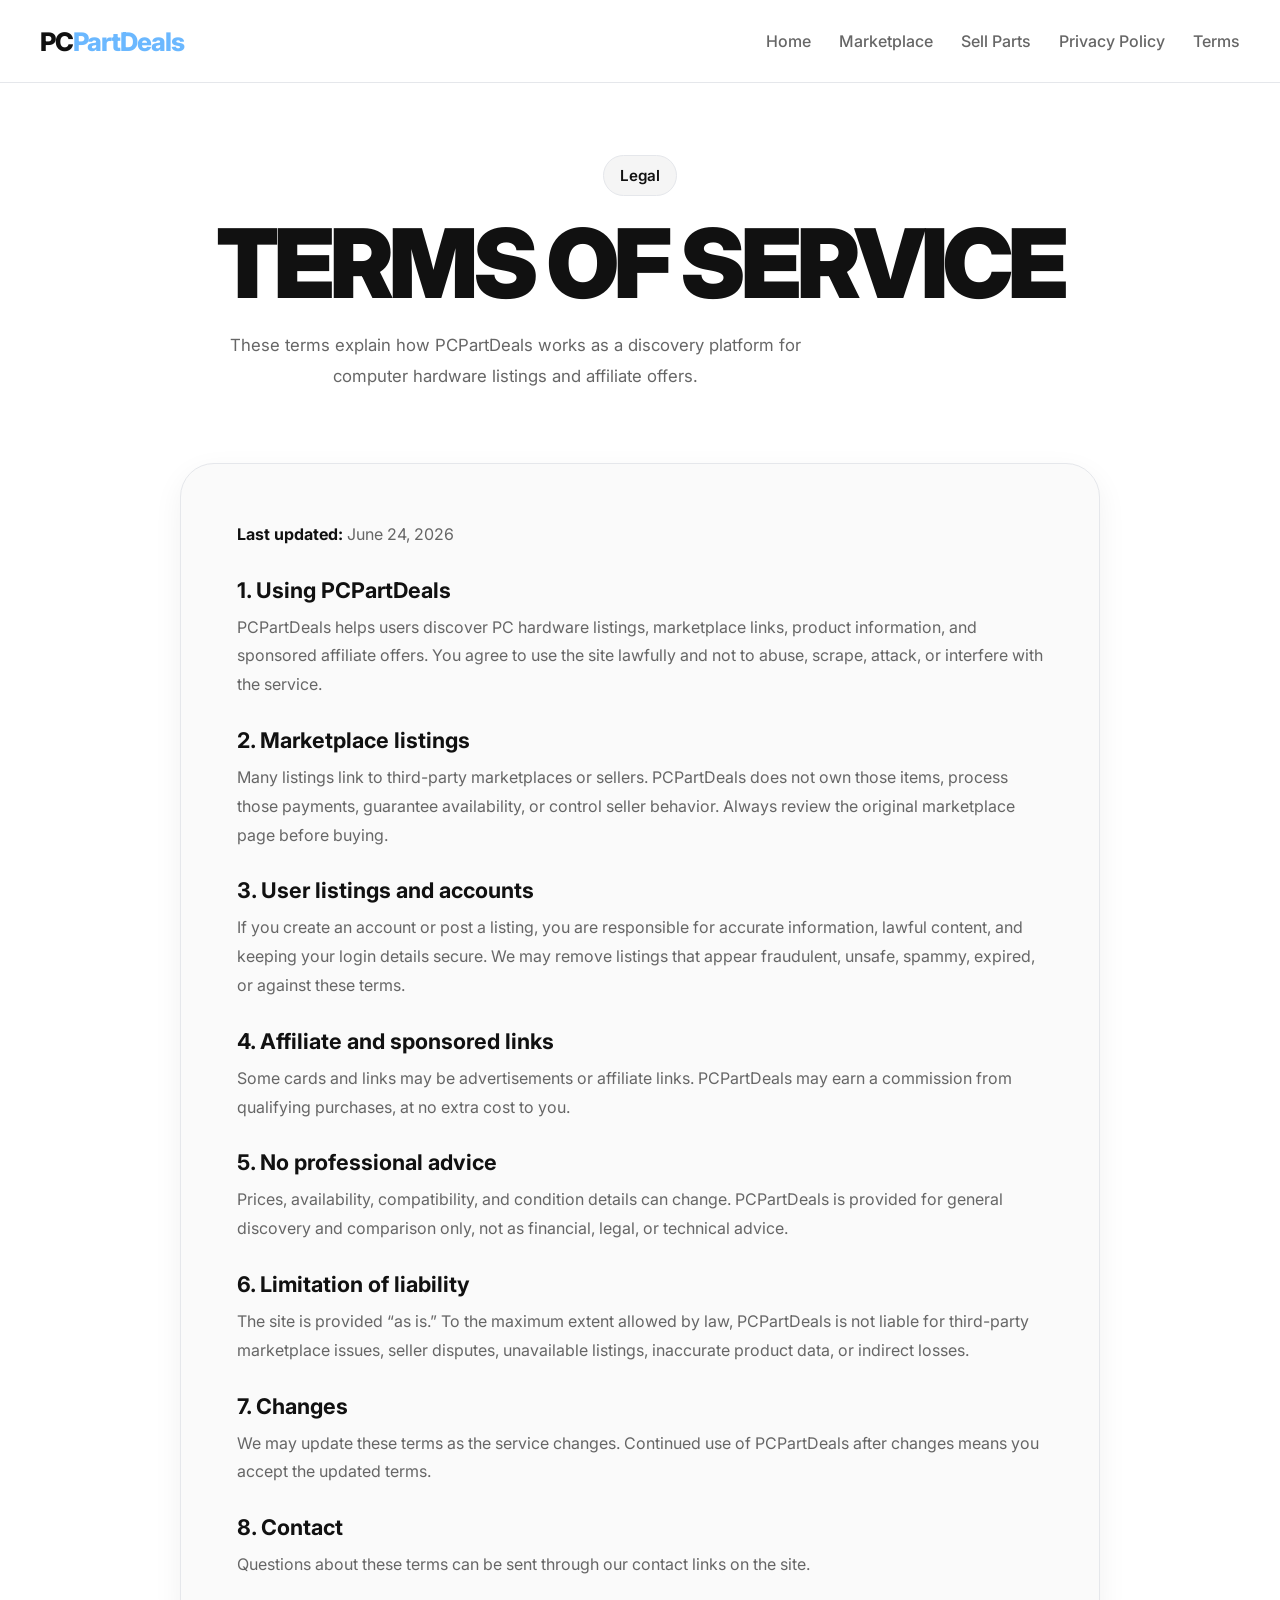
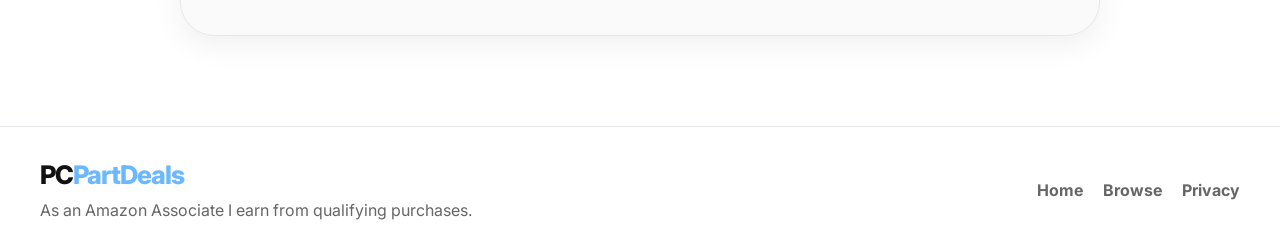
<file: terms-of-service.html>
<!DOCTYPE html>
<html lang="en">
<head>
  <meta charset="UTF-8" />
  <meta name="viewport" content="width=device-width, initial-scale=1.0" />
  <title>Terms of Service | PCPartDeals</title>
  <link rel="stylesheet" href="style.css" />
  <link rel="preconnect" href="https://fonts.googleapis.com">
  <link rel="preconnect" href="https://fonts.gstatic.com" crossorigin>
  <link href="https://fonts.googleapis.com/css2?family=Inter:wght@400;500;600;700;800;900&display=swap" rel="stylesheet">
  <link rel="icon" type="image/x-icon" href="https://pcpartdeals.eu/images/favicon.ico" />
</head>
<body>
  <header class="header">
    <div class="container nav-container">
      <a href="https://pcpartdeals.eu/" class="logo">PC<span>PartDeals</span></a>
      <nav class="nav" id="navMenu">
        <a href="https://pcpartdeals.eu/">Home</a>
        <a href="https://pcpartdeals.eu/browse">Marketplace</a>
        <a href="https://pcpartdeals.eu/post-listing">Sell Parts</a>
        <a href="https://pcpartdeals.eu/privacy-policy">Privacy Policy</a>
        <a href="https://pcpartdeals.eu/terms-of-service">Terms</a>
      </nav>
      <button class="hamburger" id="hamburgerBtn" aria-label="Open menu"><span></span><span></span><span></span></button>
    </div>
  </header>

  <main class="terms-page">
    <section class="hero">
      <div class="container">
        <div class="hero-content terms-hero">
          <div class="tag">Legal</div>
          <h1>Terms of Service</h1>
          <p>These terms explain how PCPartDeals works as a discovery platform for computer hardware listings and affiliate offers.</p>
        </div>
      </div>
    </section>

    <section class="features terms-section">
      <div class="container terms-card">
        <p><strong>Last updated:</strong> June 24, 2026</p>
        <h2>1. Using PCPartDeals</h2>
        <p>PCPartDeals helps users discover PC hardware listings, marketplace links, product information, and sponsored affiliate offers. You agree to use the site lawfully and not to abuse, scrape, attack, or interfere with the service.</p>
        <h2>2. Marketplace listings</h2>
        <p>Many listings link to third-party marketplaces or sellers. PCPartDeals does not own those items, process those payments, guarantee availability, or control seller behavior. Always review the original marketplace page before buying.</p>
        <h2>3. User listings and accounts</h2>
        <p>If you create an account or post a listing, you are responsible for accurate information, lawful content, and keeping your login details secure. We may remove listings that appear fraudulent, unsafe, spammy, expired, or against these terms.</p>
        <h2>4. Affiliate and sponsored links</h2>
        <p>Some cards and links may be advertisements or affiliate links. PCPartDeals may earn a commission from qualifying purchases, at no extra cost to you.</p>
        <h2>5. No professional advice</h2>
        <p>Prices, availability, compatibility, and condition details can change. PCPartDeals is provided for general discovery and comparison only, not as financial, legal, or technical advice.</p>
        <h2>6. Limitation of liability</h2>
        <p>The site is provided “as is.” To the maximum extent allowed by law, PCPartDeals is not liable for third-party marketplace issues, seller disputes, unavailable listings, inaccurate product data, or indirect losses.</p>
        <h2>7. Changes</h2>
        <p>We may update these terms as the service changes. Continued use of PCPartDeals after changes means you accept the updated terms.</p>
        <h2>8. Contact</h2>
        <p>Questions about these terms can be sent through our contact links on the site.</p>
      </div>
    </section>
  </main>

  <footer class="footer">
    <div class="container footer-content">
      <div><a href="https://pcpartdeals.eu/" class="logo">PC<span>PartDeals</span></a><p class="footer-text">As an Amazon Associate I earn from qualifying purchases.</p></div>
      <div class="footer-links"><a href="https://pcpartdeals.eu/">Home</a><a href="https://pcpartdeals.eu/browse">Browse</a><a href="https://pcpartdeals.eu/privacy-policy">Privacy</a></div>
    </div>
  </footer>
  <script>
    const hamburgerBtn = document.getElementById("hamburgerBtn");
    const navMenu = document.getElementById("navMenu");
    hamburgerBtn?.addEventListener("click", () => navMenu?.classList.toggle("active"));
  </script>
</body>
</html>
</file>
<file: style.css>
/* style.css */

:root {
  --bg: #ffffff;
  --text: #111111;
  --text-light: #666666;

  --border: #e5e7eb;

  --blue: #6bb8ff;
  --green: #8de2b3;
  --red: #ff8f8f;

  --shadow:
    0 10px 30px rgba(0, 0, 0, 0.06);

  --radius: 22px;

  --transition: 0.3s ease;
}

* {
  margin: 0;
  padding: 0;
  box-sizing: border-box;
}

html {
  scroll-behavior: smooth;
}

body {
  font-family: "Inter", sans-serif;
  background: var(--bg);
  color: var(--text);
  overflow-x: hidden;
}

a {
  text-decoration: none;
  color: inherit;
}

button {
  border: none;
  background: none;
  cursor: pointer;
  font-family: inherit;
}

img {
  max-width: 100%;
  display: block;
}

.container {
  width: min(1200px, calc(100% - 40px));
  margin-inline: auto;
}

/* HEADER */

.header {
  position: sticky;
  top: 0;
  z-index: 1000;

  background: rgba(255, 255, 255, 0.85);
  backdrop-filter: blur(12px);

  border-bottom: 1px solid var(--border);
}

.nav-container {
  height: 82px;

  display: flex;
  align-items: center;
  justify-content: space-between;
  gap: 20px;
}

.logo {
  font-size: 1.6rem;
  font-weight: 800;
  letter-spacing: -1px;
}

.logo span {
  color: var(--blue);
}

.nav {
  display: flex;
  align-items: center;
  gap: 28px;
}

.nav a {
  position: relative;
  color: var(--text-light);
  font-weight: 500;

  transition: var(--transition);
}

.nav a:hover {
  color: var(--text);
}

.nav a::after {
  content: "";

  position: absolute;
  left: 0;
  bottom: -6px;

  width: 0%;
  height: 2px;

  background: var(--blue);

  transition: var(--transition);
}

.nav a:hover::after {
  width: 100%;
}

/* BUTTONS */

.btn {
  display: inline-flex;
  align-items: center;
  justify-content: center;

  padding: 12px 20px;

  border-radius: 14px;

  font-weight: 600;

  transition: var(--transition);
}

.btn:hover {
  transform: translateY(-2px);
}

.btn-blue {
  background: var(--blue);
}

.btn-green {
  background: var(--green);
}

.btn-red {
  background: var(--red);
}

.large-btn {
  padding: 15px 24px;
}

.desktop-buttons {
  display: flex;
  align-items: center;
  gap: 8px;
}

.auth-icon-button {
  width: 48px;
  height: 48px;
  display: inline-grid;
  flex: 0 0 auto;
  place-items: center;
  border: 1px solid var(--border);
  border-radius: 14px;
  background: var(--green);
  transition: var(--transition);
}

.auth-icon-button:hover {
  transform: translateY(-2px);
}

.auth-icon-button img {
  width: 23px;
  height: 23px;
}

/* HERO */

.hero {
  padding: 90px 0;
}

.hero-grid {
  display: grid;
  grid-template-columns: 1.1fr 1fr;
  gap: 60px;
  align-items: center;
}

.tag {
  width: fit-content;

  background: #f5f5f5;

  border: 1px solid var(--border);

  padding: 10px 16px;

  border-radius: 999px;

  margin-bottom: 24px;

  font-size: 0.95rem;
  font-weight: 600;
}

.hero-content h1 {
  font-size: clamp(2.8rem, 5vw, 5rem);
  line-height: 1;
  letter-spacing: -3px;

  margin-bottom: 24px;
}

.hero-content h1 span {
  color: var(--blue);
}

.hero-content p {
  color: var(--text-light);

  line-height: 1.8;

  font-size: 1.05rem;

  max-width: 650px;
}

.hero-buttons {
  display: flex;
  gap: 16px;

  margin-top: 36px;
}

.hero-stats {
  display: flex;
  gap: 18px;

  margin-top: 42px;

  flex-wrap: wrap;
}

.stat-card {
  min-width: 130px;

  background: #fafafa;

  border: 1px solid var(--border);

  padding: 24px;

  border-radius: var(--radius);

  transition: var(--transition);
}

.stat-card:hover {
  transform: translateY(-4px);
  box-shadow: var(--shadow);
}

.stat-card h3 {
  font-size: 1.5rem;
  margin-bottom: 8px;
}

.stat-card p {
  font-size: 0.95rem;
}

/* HERO IMAGE */

.hero-image {
  position: relative;
}

.main-card {
  background: #fafafa;

  border: 1px solid var(--border);

  border-radius: 36px;

  padding: 48px;

  box-shadow: var(--shadow);

  min-height: 480px;

  display: flex;
  flex-direction: column;
  justify-content: center;
}

.circle {
  width: 120px;
  height: 120px;

  border-radius: 50%;

  background: linear-gradient(
    135deg,
    var(--blue),
    var(--green)
  );

  margin-bottom: 28px;
}

.main-card h2 {
  font-size: 2rem;
  margin-bottom: 14px;
}

.main-card p {
  color: var(--text-light);
  line-height: 1.7;
  margin-bottom: 28px;
}

.floating-card {
  position: absolute;

  background: white;

  border: 1px solid var(--border);

  padding: 18px 22px;

  border-radius: 18px;

  box-shadow: var(--shadow);

  transition: var(--transition);
}

.floating-card:hover {
  transform: translateY(-5px);
}

.floating-card p {
  font-weight: 700;
  margin-bottom: 6px;
}

.floating-card span {
  color: var(--text-light);
}

.top-card {
  top: -20px;
  right: -10px;
}

.bottom-card {
  bottom: -20px;
  left: -10px;
}

/* SECTIONS */

.features,
.categories,
.cta {
  padding: 90px 0;
}

.section-title {
  text-align: center;
  margin-bottom: 50px;
}

.section-title h2 {
  font-size: clamp(2rem, 4vw, 3rem);
  margin-bottom: 16px;
}

.section-title p {
  color: var(--text-light);
}

/* FEATURES */

.feature-grid {
  display: grid;
  grid-template-columns: repeat(3, 1fr);
  gap: 24px;
}

.feature-card {
  background: #fafafa;

  border: 1px solid var(--border);

  border-radius: var(--radius);

  padding: 32px;

  transition: var(--transition);
}

.feature-card:hover {
  transform: translateY(-6px);
  box-shadow: var(--shadow);
}

.feature-icon {
  width: 58px;
  height: 58px;

  border-radius: 16px;

  margin-bottom: 24px;
}

.feature-icon.blue {
  background: var(--blue);
}

.feature-icon.green {
  background: var(--green);
}

.feature-icon.red {
  background: var(--red);
}

.feature-card h3 {
  margin-bottom: 14px;
  font-size: 1.3rem;
}

.feature-card p {
  color: var(--text-light);
  line-height: 1.7;
}

/* CATEGORIES */

.categories {
  background: #fafafa;
}

.category-grid {
  display: grid;
  grid-template-columns: repeat(3, 1fr);
  gap: 24px;
}

.category-card {
  background: white;

  border: 1px solid var(--border);

  border-radius: var(--radius);

  padding: 28px;

  transition: var(--transition);
}

.category-card:hover {
  transform: translateY(-5px);
  box-shadow: var(--shadow);
}

.category-card h3 {
  margin-bottom: 10px;
}

.category-card p {
  color: var(--text-light);
}

/* CTA */

.cta-box {
  background: #fafafa;

  border: 1px solid var(--border);

  border-radius: 32px;

  padding: 48px;

  display: flex;
  align-items: center;
  justify-content: space-between;
  gap: 30px;
}

.cta-box h2 {
  font-size: 2rem;
  margin-bottom: 10px;
}

.cta-box p {
  color: var(--text-light);
}

.cta-buttons {
  display: flex;
  gap: 14px;
}

/* FOOTER */

.footer {
  border-top: 1px solid var(--border);

  padding: 32px 0;
}

.footer-content {
  display: flex;
  align-items: center;
  justify-content: space-between;
  gap: 20px;
}

.footer-text {
  color: var(--text-light);
  margin-top: 10px;
}

.footer-links {
  display: flex;
  gap: 20px;
}

.footer-links a {
  color: var(--text-light);
  transition: var(--transition);
}

.footer-links a:hover {
  color: var(--text);
}

/* HAMBURGER */

.hamburger {
  display: none;

  width: 50px;
  height: 50px;

  border-radius: 14px;

  border: 1px solid var(--border);

  align-items: center;
  justify-content: center;
  flex-direction: column;
  gap: 5px;
}

.hamburger span {
  width: 22px;
  height: 2px;

  background: var(--text);

  transition: var(--transition);
}

.hamburger.active span:nth-child(1) {
  transform: rotate(45deg) translateY(10px);
}

.hamburger.active span:nth-child(2) {
  opacity: 0;
}

.hamburger.active span:nth-child(3) {
  transform: rotate(-45deg) translateY(-10px);
}

/* MOBILE */

.mobile-buttons {
  display: none;
}

@media (max-width: 980px) {

  .hero-grid,
  .feature-grid,
  .category-grid,
  .cta-box,
  .footer-content {
    grid-template-columns: 1fr;
    flex-direction: column;
  }

  .hero-image {
    margin-top: 20px;
  }

  .feature-grid,
  .category-grid {
    display: grid;
  }

  .cta-box {
    align-items: flex-start;
  }

  .footer-content {
    align-items: flex-start;
  }

  .desktop-buttons {
    display: none;
  }

  .hamburger {
    display: flex;
  }

  .nav {
    position: absolute;

    top: 82px;
    left: 0;

    width: 100%;

    background: white;

    border-bottom: 1px solid var(--border);

    flex-direction: column;

    padding: 24px;

    gap: 24px;

    opacity: 0;
    visibility: hidden;
    transform: translateY(-10px);

    transition: var(--transition);
  }

  .nav.active {
    opacity: 1;
    visibility: visible;
    transform: translateY(0);
  }

  .mobile-buttons {
    display: flex;
    flex-direction: column;
    width: 100%;
    gap: 12px;
  }

  .mobile-buttons .btn {
    width: 100%;
  }

  .mobile-buttons .auth-icon-button {
    width: 52px;
    align-self: center;
  }
}

@media (max-width: 700px) {

  .hero {
    padding-top: 50px;
  }

  .hero-content h1 {
    letter-spacing: -2px;
  }

  .hero-buttons,
  .cta-buttons {
    flex-direction: column;
    width: 100%;
  }

  .hero-buttons .btn,
  .cta-buttons .btn {
    width: 100%;
  }

  .main-card {
    padding: 32px;
    min-height: auto;
  }

  .top-card,
  .bottom-card {
    position: static;
    margin-bottom: 16px;
  }

  .hero-stats {
    flex-direction: column;
  }

  .stat-card {
    width: 100%;
  }

  .feature-grid,
  .category-grid {
    grid-template-columns: 1fr;
  }
}
/* AFFILIATE SECTION */

.affiliate-section {

  padding: 40px 0;

}

.affiliate-card {

  display: block;

  text-decoration: none;

  background: #fafafa;

  border: 1px solid #1f2937;

  border-radius: 16px;

  padding: 32px;

  transition: 0.2s ease;

}

.affiliate-card:hover {

  transform: translateY(-2px);

}

.affiliate-label {

  display: inline-block;

  margin-bottom: 12px;

  padding: 6px 10px;

  border-radius: 999px;

  background: #2563eb;

  color: white;

  font-size: 12px;

  font-weight: 700;

}

.affiliate-content h2 {

  margin: 0 0 10px;

}

.affiliate-content p {

  margin-bottom: 20px;

}

.affiliate-button {

  display: inline-block;

  padding: 12px 20px;

  border-radius: 10px;

  background: #2563eb;

  color: white;

  font-weight: 600;

}

/* 2026 simple marketplace refresh */
.hero{padding:72px 0}.hero-content h1{text-transform:uppercase;font-weight:900;letter-spacing:-5px;line-height:.88}.tag,.stat-card,.feature-card,.category-card,.main-card,.cta-box{border-radius:30px}.main-card{background:linear-gradient(135deg,#fafafa 0%,#fff 55%,rgba(141,226,179,.18) 100%)}.home-search{display:flex;gap:10px;background:#fafafa;border:1px solid var(--border);border-radius:999px;padding:8px;margin-top:28px;max-width:680px}.home-search input{flex:1;border:0;background:transparent;padding:12px 14px;outline:0;font:inherit}.home-search button{border:0;border-radius:999px;background:var(--green);font-weight:800;padding:12px 20px;cursor:pointer}.section-title h2{font-weight:900;letter-spacing:-2px}.footer-links a{font-weight:700}@media(max-width:700px){.home-search{border-radius:22px;flex-direction:column}.home-search button{width:100%}.hero-content h1{letter-spacing:-2px}}
.terms-hero{max-width:900px;margin:auto;text-align:center}.terms-hero h1{font-size:clamp(3rem,8vw,6rem);text-transform:uppercase;font-weight:900;letter-spacing:-5px;line-height:.9}.terms-hero .tag{margin-inline:auto}.terms-section{padding-top:0}.terms-card{background:#fafafa;border:1px solid var(--border);border-radius:34px;padding:clamp(24px,5vw,56px);box-shadow:var(--shadow);max-width:920px}.terms-card h2{margin:28px 0 10px;font-size:1.35rem}.terms-card p{color:var(--text-light);line-height:1.8}.terms-card strong{color:var(--text)}
/* Landing page layout inspired by the supplied clean SaaS references */
.landing-hero {
  padding: 54px 0 72px;
  background:
    radial-gradient(circle at 20% 20%, rgba(107, 184, 255, 0.16), transparent 28%),
    radial-gradient(circle at 82% 18%, rgba(141, 226, 179, 0.18), transparent 30%),
    #eeeeee;
}

.landing-shell {
  position: relative;
  min-height: 650px;
  overflow: hidden;
  border: 1px solid var(--border);
  border-radius: 34px;
  background:
    linear-gradient(rgba(255,255,255,0.86), rgba(255,255,255,0.94)),
    radial-gradient(circle, rgba(17,17,17,0.05) 1px, transparent 1px);
  background-size: auto, 18px 18px;
  box-shadow: 0 28px 70px rgba(0, 0, 0, 0.12);
  padding: 72px 40px 46px;
}

.hero-centerpiece {
  position: relative;
  z-index: 2;
  max-width: 820px;
  margin: 0 auto;
  text-align: center;
}

.brand-mark {
  width: 74px;
  height: 74px;
  margin: 0 auto 22px;
  display: grid;
  grid-template-columns: repeat(2, 1fr);
  gap: 8px;
  padding: 14px;
  border-radius: 22px;
  background: #fff;
  border: 1px solid var(--border);
  box-shadow: 0 18px 36px rgba(0,0,0,0.14);
}

.brand-mark span {
  border-radius: 50%;
  background: var(--text);
}

.brand-mark span:nth-child(1),
.brand-mark span:nth-child(3) {
  background: var(--blue);
}

.brand-mark span:nth-child(2) {
  background: var(--green);
}

.hero-pill {
  display: inline-flex;
  align-items: center;
  gap: 8px;
  margin-inline: auto;
  background: #fff;
}

.hero-centerpiece h1 {
  max-width: 780px;
  margin: 0 auto 22px;
  font-size: clamp(3.1rem, 7vw, 6.7rem);
  line-height: 0.92;
  letter-spacing: -5px;
  font-weight: 900;
  text-transform: none;
}

.hero-centerpiece h1 span {
  display: block;
  color: #9a9a9a;
}

.hero-centerpiece p {
  margin: 0 auto;
  max-width: 660px;
  color: var(--text-light);
  line-height: 1.8;
}

.home-search {
  margin: 30px auto 22px;
  align-items: center;
  background: #fff;
  box-shadow: 0 14px 38px rgba(0,0,0,0.08);
}

.home-search .mini-icon {
  margin-left: 12px;
  flex: 0 0 auto;
}

.hero-centerpiece .hero-buttons {
  justify-content: center;
  margin-top: 18px;
}

.hero-centerpiece .hero-stats {
  justify-content: center;
  margin-top: 32px;
}

.hero-centerpiece .stat-card {
  display: grid;
  justify-items: center;
  gap: 8px;
  min-width: 160px;
  background: rgba(255,255,255,0.78);
  backdrop-filter: blur(14px);
}

.hero-orbit-card {
  position: absolute;
  z-index: 1;
  width: 205px;
  padding: 18px;
  border: 1px solid var(--border);
  border-radius: 24px;
  background: rgba(255,255,255,0.82);
  box-shadow: 0 18px 45px rgba(0,0,0,0.12);
  backdrop-filter: blur(16px);
}

.hero-orbit-card strong {
  display: block;
  margin: 9px 0 6px;
}

.hero-orbit-card p,
.hero-orbit-card small {
  color: var(--text-light);
  line-height: 1.5;
}

.hero-note-card {
  top: 58px;
  left: 42px;
  transform: rotate(-5deg);
  background: #fff8a8;
}

.hero-alert-card {
  top: 52px;
  right: 42px;
  transform: rotate(6deg);
}

.hero-task-card {
  left: 42px;
  bottom: 44px;
}

.hero-market-card {
  right: 42px;
  bottom: 44px;
}

.progress-row {
  height: 8px;
  overflow: hidden;
  border-radius: 999px;
  background: #eef0f2;
  margin: 12px 0 8px;
}

.progress-row span {
  display: block;
  width: 72%;
  height: 100%;
  border-radius: inherit;
  background: linear-gradient(90deg, var(--blue), var(--green));
}

.market-icon-row {
  display: flex;
  gap: 8px;
  margin: 12px 0;
}

@media (max-width: 980px) {
  .landing-shell {
    min-height: auto;
    padding: 48px 22px 34px;
  }

  .hero-orbit-card {
    position: static;
    transform: none;
    width: 100%;
    margin-top: 14px;
  }

  .hero-centerpiece {
    display: flex;
    flex-direction: column;
  }

  .hero-note-card,
  .hero-alert-card,
  .hero-task-card,
  .hero-market-card {
    order: 2;
  }
}

/* Homepage storefront layout */
.home-hero {
  padding: 34px 0 52px;
  background: #eeeeee;
}

.home-hero-panel {
  display: grid;
  grid-template-columns: minmax(0, 1.08fr) minmax(380px, .92fr);
  gap: 42px;
  align-items: center;
  padding: clamp(34px, 5vw, 68px);
  border: 1px solid var(--border);
  border-radius: 32px;
  background:
    radial-gradient(circle at 85% 20%, rgba(107, 184, 255, .26), transparent 32%),
    linear-gradient(135deg, #ffffff 0%, #f8f9fa 100%);
  box-shadow: 0 24px 60px rgba(0, 0, 0, .09);
}

.home-hero .hero-content {
  min-width: 0;
}

.home-hero .hero-content h1 {
  max-width: 690px;
  margin-bottom: 24px;
  font-size: clamp(3rem, 5vw, 4.7rem);
  line-height: .96;
  letter-spacing: -5px;
  word-spacing: .12em;
}

.home-hero .hero-content h1 span {
  display: block;
  color: var(--blue);
}

.home-hero .tag {
  margin-bottom: 24px;
}

.home-search {
  align-items: center;
  max-width: 650px;
  margin-top: 28px;
  padding: 8px 8px 8px 16px;
  background: #fff;
  box-shadow: 0 14px 34px rgba(0, 0, 0, .07);
}

.home-search > img,
.btn img,
.catalog-heading .btn img {
  width: 19px;
  height: 19px;
  object-fit: contain;
  flex: 0 0 auto;
}

.home-hero .hero-buttons {
  margin-top: 20px;
}

.home-hero .btn {
  gap: 9px;
}

.hero-analytics {
  padding: 24px;
  border: 1px solid var(--border);
  border-radius: 26px;
  background: rgba(255, 255, 255, .9);
  box-shadow: 0 20px 50px rgba(0, 0, 0, .1);
}

.analytics-heading {
  display: flex;
  align-items: center;
  justify-content: space-between;
  gap: 20px;
}

.analytics-heading span,
.catalog-kicker {
  color: var(--text-light);
  font-size: .78rem;
  font-weight: 800;
  letter-spacing: .1em;
  text-transform: uppercase;
}

.analytics-heading h2 {
  margin-top: 6px;
  font-size: 1.45rem;
}

.analytics-heading > img {
  width: 46px;
  height: 46px;
  padding: 11px;
  border-radius: 14px;
  background: var(--green);
}

.analytics-chart {
  height: 170px;
  display: flex;
  align-items: flex-end;
  gap: 10px;
  margin: 28px 0 20px;
  padding: 24px 20px 0;
  border-radius: 20px;
  background:
    repeating-linear-gradient(to top, transparent 0 39px, rgba(17, 17, 17, .06) 40px),
    #fafafa;
}

.analytics-chart span {
  width: 100%;
  height: var(--bar-height);
  min-height: 24px;
  border-radius: 9px 9px 3px 3px;
  background: var(--blue);
}

.analytics-chart span:nth-child(even) {
  background: var(--green);
}

.hero-analytics .hero-stats {
  display: grid;
  grid-template-columns: repeat(3, 1fr);
  gap: 10px;
  margin-top: 0;
}

.hero-analytics .stat-card {
  min-width: 0;
  padding: 16px;
  border-radius: 18px;
}

.hero-analytics .stat-card img {
  width: 23px;
  height: 23px;
  margin-bottom: 14px;
}

.hero-analytics .stat-card h3 {
  font-size: 1.25rem;
}

.hero-analytics .stat-card p {
  font-size: .76rem;
  line-height: 1.4;
}

.home-catalog {
  padding: 76px 0 90px;
}

.catalog-heading {
  display: flex;
  align-items: flex-end;
  justify-content: space-between;
  gap: 24px;
  margin-bottom: 28px;
}

.catalog-heading h2 {
  margin-top: 7px;
  font-size: clamp(2rem, 4vw, 3.1rem);
  letter-spacing: -2px;
}

.catalog-heading .btn {
  gap: 9px;
}

.home-listing-grid,
.home-category-grid {
  display: grid;
  grid-template-columns: repeat(3, minmax(0, 1fr));
  gap: 22px;
}

.home-listing-loading {
  grid-column: 1 / -1;
  padding: 48px;
  border: 1px solid var(--border);
  border-radius: 24px;
  color: var(--text-light);
  text-align: center;
  background: #fafafa;
}

.home-listing-card {
  min-width: 0;
  overflow: hidden;
  border: 1px solid var(--border);
  border-radius: 24px;
  background: #fafafa;
  transition: var(--transition);
}

.home-listing-card:hover,
.home-category-card:hover {
  transform: translateY(-5px);
  box-shadow: var(--shadow);
}

.home-listing-image {
  display: block;
  height: 270px;
  padding: 20px;
  background: #f0f1f5;
}

.home-listing-image img {
  width: 100%;
  height: 100%;
  object-fit: contain;
  mix-blend-mode: multiply;
}

.home-listing-content {
  padding: 22px;
}

.home-listing-type {
  display: block;
  margin-bottom: 8px;
  color: var(--text-light);
  font-size: .8rem;
  font-weight: 700;
}

.home-listing-content h3 {
  min-height: 2.8em;
  font-size: 1.12rem;
  line-height: 1.4;
}

.home-listing-footer {
  display: flex;
  align-items: center;
  justify-content: space-between;
  gap: 16px;
  margin-top: 18px;
}

.home-listing-footer strong {
  color: #16794c;
  font-size: 1.2rem;
}

.home-listing-footer a {
  display: grid;
  width: 40px;
  height: 40px;
  place-items: center;
  border-radius: 12px;
  background: var(--blue);
}

.home-listing-footer img {
  width: 20px;
  height: 20px;
}

.category-heading {
  margin-top: 72px;
}

.home-category-card {
  min-height: 250px;
  display: flex;
  flex-direction: column;
  justify-content: space-between;
  gap: 36px;
  padding: 28px;
  overflow: hidden;
  border: 1px solid var(--border);
  border-radius: 24px;
  transition: var(--transition);
}

.home-category-card > img {
  width: 76px;
  height: 76px;
  align-self: flex-end;
  opacity: .86;
}

.category-blue {
  background: rgba(107, 184, 255, .28);
}

.category-green {
  background: rgba(141, 226, 179, .32);
}

.category-red {
  background: rgba(255, 143, 143, .25);
}

.home-category-card h3 {
  margin-bottom: 8px;
  font-size: 1.35rem;
}

.home-category-card p {
  color: var(--text-light);
}

.home-category-card span {
  display: inline-block;
  margin-top: 20px;
  font-size: .9rem;
  font-weight: 800;
}

.feature-icon {
  display: grid;
  place-items: center;
}

.feature-icon img {
  width: 27px;
  height: 27px;
}

.category-card .card-icon {
  width: 34px;
  height: 34px;
  margin-bottom: 20px;
}

@media (max-width: 980px) {
  .home-hero-panel {
    grid-template-columns: 1fr;
  }

  .home-hero .hero-content {
    max-width: 760px;
  }

  .home-listing-grid,
  .home-category-grid {
    grid-template-columns: repeat(2, minmax(0, 1fr));
  }

  .home-category-card:last-child {
    grid-column: 1 / -1;
  }
}

@media (max-width: 700px) {
  .home-hero {
    padding-top: 20px;
  }

  .home-hero-panel {
    padding: 28px 20px;
    border-radius: 24px;
  }

  .home-hero .hero-content h1 {
    font-size: 2.55rem;
    letter-spacing: -2.5px;
  }

  .home-search {
    padding: 12px;
  }

  .home-search > img {
    display: none;
  }

  .hero-analytics .hero-stats,
  .home-listing-grid,
  .home-category-grid {
    grid-template-columns: 1fr;
  }

  .home-category-card:last-child {
    grid-column: auto;
  }

  .catalog-heading {
    align-items: flex-start;
    flex-direction: column;
  }

  .home-listing-image {
    height: 240px;
  }
}
</file>
